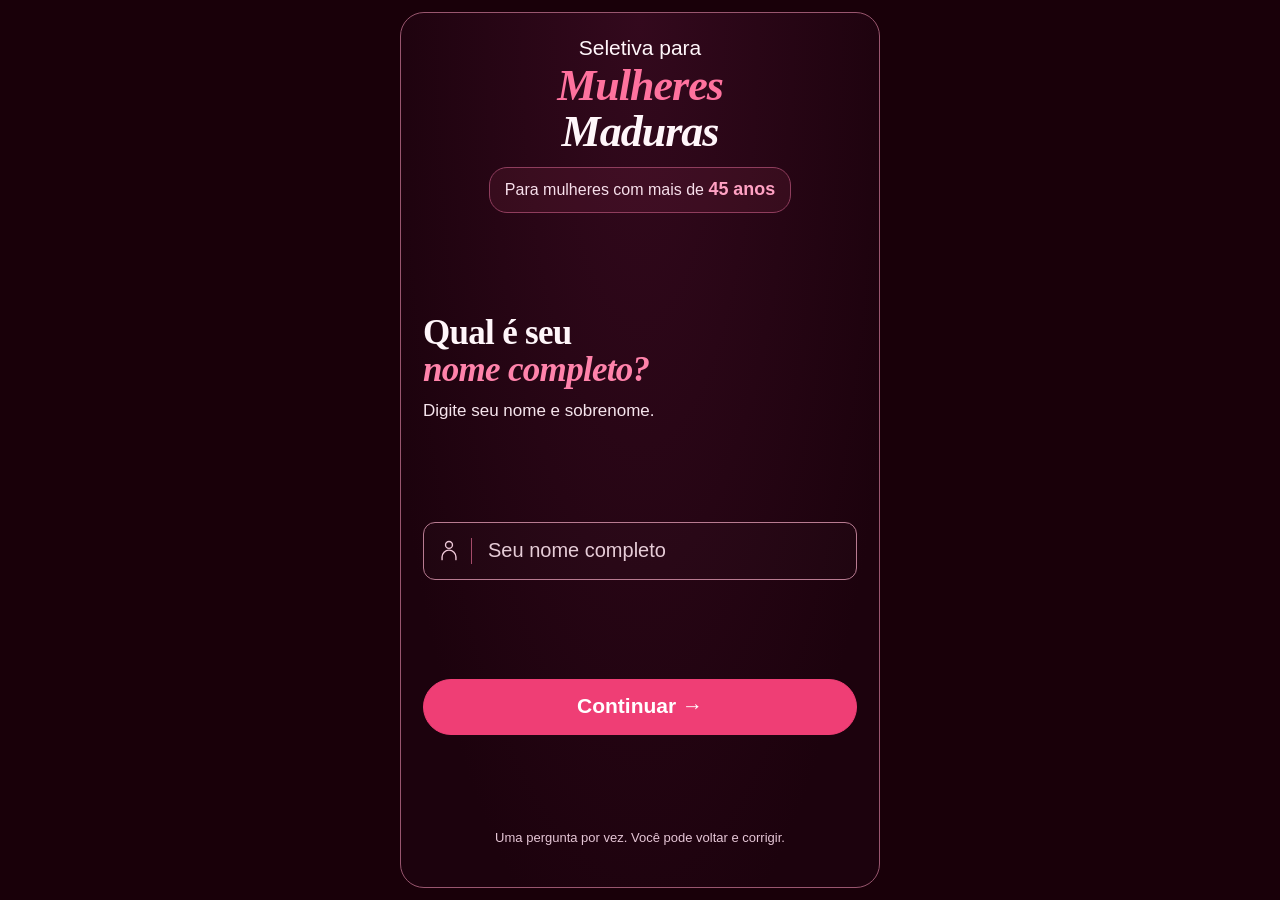
<file: index.html>
<!DOCTYPE html>
<html lang="pt-BR"><head><meta charset="UTF-8"><meta name="viewport" content="width=device-width,initial-scale=1"><meta name="description" content="Seletiva presencial em Piracicaba para mulheres acima de 45 anos que sonham em ser modelos. Inscreva-se respondendo a 4 perguntas simples."><title>Seletiva para mulheres maduras | Piracicaba</title>
<style>
*{box-sizing:border-box}html{height:100%;overflow:hidden}body{position:fixed;inset:0;margin:0;overflow:hidden;background:#190009;color:#fff6fa;font:18px/1.4 Arial,sans-serif}main{height:100vh;height:100svh;height:var(--app-height,100svh);padding:12px;padding-top:max(12px,env(safe-area-inset-top));padding-bottom:max(12px,env(safe-area-inset-bottom));display:flex;justify-content:center;overflow:hidden}.quiz-shell{display:flex;flex-direction:column;width:100%;max-width:480px;min-height:0;height:100%;padding:22px;background:radial-gradient(ellipse at 50% 0%,#33091d,#1c020d 80%);border:1px solid #99566f;border-radius:24px}.quiz-header{text-align:center;flex:none;padding-bottom:18px}.quiz-header h1{font-size:21px;line-height:1.2;font-weight:400;margin:0}.quiz-header h1 strong{display:block;font:italic 700 44px/1.04 Georgia,'Times New Roman',serif;margin-top:3px;letter-spacing:-1px}.quiz-header h1 em{display:block;color:#ff729e;font-style:inherit}.quiz-header h1 strong span{display:block}.audience{display:inline-block;font-size:16px;line-height:1.45;color:#f7dfeb;margin:12px 0 0;padding:9px 15px;border:1px solid #8f3d5d;border-radius:18px;background:#ff609014}.audience strong{color:#ffa1c3;font-size:1.12em;font-weight:800;white-space:nowrap}#content{display:flex;flex-direction:column;flex:1;min-height:0}.progress-text{display:flex;justify-content:space-between;font-size:14px;gap:8px;color:#eed9e3;flex:none}.track{height:5px;min-height:5px;background:#613045;border-radius:8px;margin:8px 0 22px;overflow:hidden}.fill{height:100%;background:#ff6090;border-radius:8px}form{display:flex;flex-direction:column;justify-content:space-evenly;gap:16px;flex:1;min-height:0;animation:question-in 160ms ease-out}h2{font:700 35px/1.06 Georgia,'Times New Roman',serif;letter-spacing:-.7px;margin:0 0 12px;flex:none}h2 em{font-style:italic;color:#ff83ab}.hint{font-size:17px;line-height:1.35;margin:0 0 18px;color:#f6e5ed;flex:none}#fields{flex:none}.input-wrap{position:relative}.input-icon{position:absolute;top:50%;left:15px;transform:translateY(-50%);padding-right:11px;border-right:1px solid #a64b6a;display:flex;align-items:center;pointer-events:none;color:#edc7d7}.input-icon svg{width:22px;height:26px}input{width:100%;min-width:0;min-height:58px;border:1.5px solid #b87b91;border-radius:12px;color:#fff9fb;background:#ffffff03;font:20px Arial,sans-serif;padding:15px 12px 15px 64px}input::placeholder{color:#e6ccd7;opacity:1}input:focus,button:focus-visible{outline:3px solid #ff8eb2;outline-offset:3px}input[aria-invalid=true]{border-color:#ff9fbb}button{font:700 21px/1.25 Arial,sans-serif;cursor:pointer;touch-action:manipulation;padding:12px 15px;min-height:56px;white-space:normal;overflow-wrap:break-word}button:disabled{opacity:.7;cursor:wait}.actions{display:flex;flex-direction:column;gap:7px;flex:none;margin-top:0;padding-top:0}.primary{background:#ef3e75;color:white;border:1px solid #ef3e75;border-radius:32px;width:100%;order:-1}.primary:hover,.choice-yes:hover{background:#d82d63}.back{align-self:center;min-height:40px;font-size:16px;background:transparent;border:0;color:#f1d3e0;padding:8px 20px}.choice{width:100%;display:block;border:1.5px solid #b87b91;border-radius:16px;margin:0 0 10px;background:transparent;color:#fff9fb;font-size:18px;min-height:56px}.choice-yes{background:#ef3e75;color:white;border-color:#ef3e75;font-size:20px;min-height:62px}.privacy{font-size:13px;line-height:1.3;color:#e9c9d9;margin:9px 0 0;flex:none}.reassure{flex:none;text-align:center;font-size:13px;line-height:1.35;color:#e6c6d6;margin:12px 0 0}.error{font-size:15px;line-height:1.25;color:#ffe7ef;background:#4c172c;border:1px solid #ff9fbb;border-radius:9px;padding:8px;margin:10px 0 0;flex:none}.error:empty{display:none}.success-icon{color:#ff83ab;font-size:42px;margin:15px 0}.quiz-shell[data-step="3"] h2{font-size:28px;line-height:1.15}.quiz-shell[data-step="3"] .hint{margin-bottom:14px}.quiz-shell[data-step="3"] .quiz-header{display:none}.quiz-shell[data-step="3"] .reassure{display:none}.quiz-shell[data-step="3"] .actions{padding-top:0;margin-top:0}.quiz-shell:not([data-step="0"]) .quiz-header{display:none}.has-error .reassure{display:none}.keyboard-open .quiz-header,.keyboard-open .reassure,.keyboard-open .hint,.keyboard-open .progress-text,.keyboard-open .track{display:none}.keyboard-open .quiz-shell{padding:14px}.keyboard-open h2{font-size:27px;margin-bottom:10px}.keyboard-open .actions{padding-top:10px;gap:3px}.keyboard-open input{min-height:48px;padding-top:11px;padding-bottom:11px}.keyboard-open .primary{min-height:48px;font-size:20px;padding:9px 12px}.keyboard-open .back{min-height:32px;padding:4px 15px}.keyboard-open .error{font-size:14px;margin-top:6px;padding:6px}.primary:active,.choice:active{background:#d82d63}@keyframes question-in{from{opacity:.4;transform:translateY(5px)}to{opacity:1;transform:translateY(0)}}@media(prefers-reduced-motion:reduce){form{animation:none}}@media(max-height:620px){main{padding:8px}.quiz-shell{padding:18px}.quiz-header{padding-bottom:12px}.quiz-header h1{font-size:18px}.quiz-header h1 strong{font-size:36px}.audience{margin-top:9px;padding:7px 12px;font-size:14px}.track{margin-bottom:16px}h2{font-size:32px}.hint{margin-bottom:14px;font-size:16px}.reassure{margin-top:8px}.actions{padding-top:13px}.quiz-shell[data-step="3"] h2{font-size:26px}}@media(max-width:350px){.quiz-shell{padding:17px}.quiz-header h1 strong{font-size:35px}.audience{font-size:14px}h2{font-size:31px}input{font-size:18px}.quiz-shell[data-step="3"] h2{font-size:25px}}
.question-block{flex:none}.question-block .hint{margin-bottom:0}.choice:last-child{margin-bottom:0}.has-error .hint{display:none}.keyboard-open form{justify-content:space-between;gap:6px}.keyboard-open .actions{padding-top:0}.reassure{padding-bottom:18px}@media(max-height:620px){form{gap:8px}.actions{padding-top:0}.reassure{padding-bottom:10px}}
</style></head><body>
<main><section class="quiz-shell" data-step="0" aria-label="Inscrição na seletiva"><header class="quiz-header"><h1>Seletiva para<strong><em>Mulheres</em><span>Maduras</span></strong></h1><p class="audience">Para mulheres com mais de <strong>45 anos</strong></p></header><div id="content"></div><p class="reassure">Uma pergunta por vez. Você pode voltar e corrigir.</p></section></main>
<script>
const META_PIXEL_ID = '1801282187897715';
const trackedSteps = new Set();
const completedSteps = new Set();
function trackCompletion(number){if(completedSteps.has(number))return;completedSteps.add(number);trackMeta('FormStepCompleted',{step:number});}
let formStarted = false;
function trackMeta(name,params={},eventId){
  if(!META_PIXEL_ID || typeof window.fbq !== 'function')return;
  try{window.fbq(name==='PageView'||name==='Lead'?'track':'trackCustom',name,{city:'Piracicaba',...params},eventId?{eventID:eventId}:undefined);}catch{}
}
function initMeta(){
  if(!META_PIXEL_ID)return;
  if(!window.fbq){const fbq=function(){fbq.callMethod?fbq.callMethod.apply(fbq,arguments):fbq.queue.push(arguments)};fbq.queue=[];fbq.loaded=true;fbq.version='2.0';fbq.push=fbq;window.fbq=fbq;window._fbq=fbq;
  const script=document.createElement('script');script.async=true;script.src='https://connect.facebook.net/en_US/fbevents.js';document.head.appendChild(script);}
  window.fbq('set','autoConfig',false,META_PIXEL_ID);
  window.fbq('init',META_PIXEL_ID);
  trackMeta('PageView');
}
initMeta();
const normalizeAge = function normalizeAge(value) {
  const match = String(value ?? '').trim().match(/^(\d{1,3})(?:\s*anos?)?$/i);
  return match ? Number(match[1]) : NaN;
};
function newRegistrationId(){if(window.crypto?.randomUUID)return window.crypto.randomUUID();const bytes=new Uint8Array(16);window.crypto.getRandomValues(bytes);bytes[6]=(bytes[6]&15)|64;bytes[8]=(bytes[8]&63)|128;const hex=Array.from(bytes,b=>b.toString(16).padStart(2,'0')).join('');return hex.slice(0,8)+'-'+hex.slice(8,12)+'-'+hex.slice(12,16)+'-'+hex.slice(16,20)+'-'+hex.slice(20);}
const registrationId=newRegistrationId();
const values={name:'',age:'',phone:'',attendance:null};let step=0,busy=false;const content=document.getElementById('content');
const questions=['Qual é seu nome completo?','Qual é sua idade?','Qual é seu celular com DDD?','Você consegue comparecer à seletiva presencial em Piracicaba?'];
const hints=['Digite seu nome e sobrenome.','Digite sua idade. Pode escrever 52 ou 52 anos.','Digite o DDD e o número do seu celular.','Toque na sua resposta para concluir a inscrição.'];
const questionMarkup=['Qual é seu<br><em>nome completo?</em>','Qual é sua<br><em>idade?</em>','Qual é seu<br><em>celular com DDD?</em>','Você consegue <em>ir à seletiva</em> em Piracicaba?'];
const fieldIcons=['<circle cx="12" cy="8" r="4"/><path d="M4 25v-3a8 8 0 0 1 16 0v3"/>','<rect x="3" y="6" width="18" height="20" rx="3"/><path d="M7 2v8M17 2v8M3 13h18M8 18h2M14 18h2"/>','<rect x="5" y="2" width="14" height="25" rx="3"/><path d="M10 23h4"/>'];
function save(){const field=document.getElementById('answer');if(step<3&&field) values[['name','age','phone'][step]]=field.value;}
function showError(message){document.body.classList.add('has-error');const el=document.getElementById('error');el.textContent=message;document.getElementById('answer')?.setAttribute('aria-invalid','true');}
function render(focus=false){document.body.classList.remove('has-error');document.querySelector('.quiz-shell').dataset.step=String(step);if(!trackedSteps.has(step)){trackedSteps.add(step);trackMeta('FormStepViewed',{step:step+1});}content.innerHTML='<form novalidate><div class="question-block"><h2 id="question" tabindex="-1">'+questionMarkup[step]+'</h2><p class="hint" id="hint">'+hints[step]+'</p></div><div id="fields"></div><p id="error" class="error" role="alert"></p><div class="actions">'+(step?'<button type="button" class="back">← Voltar</button>':'')+(step<3?'<button type="submit" class="primary">Continuar →</button>':'')+'</div>'+(step===3?'<p class="privacy">Ao responder, você conclui a inscrição e autoriza o uso dos seus dados para organizar a seletiva e entrar em contato.</p>':'')+'</form>';
const fields=document.getElementById('fields');if(step<3){const input=document.createElement('input');input.id='answer';input.setAttribute('aria-labelledby','question');input.setAttribute('aria-describedby','hint error');input.required=true;input.type='text';input.inputMode=step===2?'tel':'text';input.autocomplete=step===0?'name':step===2?'tel-national':'off';input.maxLength=step===0?150:step===1?30:16;input.placeholder=['Seu nome completo','Sua idade','(19) 99999-9999'][step];input.value=values[['name','age','phone'][step]];const wrap=document.createElement('div');wrap.className='input-wrap';const icon=document.createElement('span');icon.className='input-icon';icon.setAttribute('aria-hidden','true');icon.innerHTML='<svg viewBox="0 0 24 30" fill="none" stroke="currentColor" stroke-width="1.6" stroke-linecap="round" stroke-linejoin="round">'+fieldIcons[step]+'</svg>';wrap.append(icon,input);fields.append(wrap);input.addEventListener('input',()=>{if(!formStarted){formStarted=true;trackMeta('FormStarted');}if(step===2){let d=input.value.replace(/\D/g,'').slice(0,11);input.value=d.length>2?'('+d.slice(0,2)+') '+d.slice(2,7)+(d.length>7?'-'+d.slice(7):''):d;}save();});}else{fields.setAttribute('role','group');fields.setAttribute('aria-labelledby','question');for(const [value,text] of [[true,'Sim, consigo comparecer'],[false,'Não consigo comparecer']]){const button=document.createElement('button');button.type='button';button.className=value?'choice choice-yes':'choice choice-no';button.textContent=text;button.addEventListener('click',()=>{if(busy)return;values.attendance=value;submit({preventDefault(){}},button);});fields.append(button);}}
content.querySelector('.back')?.addEventListener('click',()=>{save();step--;render(true)});content.querySelector('form').addEventListener('submit',submit);if(focus)document.getElementById('question').focus({preventScroll:true});}
async function submit(event,selectedButton){event.preventDefault();if(busy)return;save();let error='';if(step===0&&(values.name.trim().split(/\s+/).length<2||!/^[\p{L}\p{M} '\-]+$/u.test(values.name.trim())))error='Digite seu nome completo, com nome e sobrenome.';if(step===1&&(!Number.isInteger(normalizeAge(values.age))||normalizeAge(values.age)<1||normalizeAge(values.age)>120))error='Digite sua idade. Pode escrever 52 ou 52 anos.';if(step===2&&!/^\d{2}9\d{8}$/.test(values.phone.replace(/\D/g,'')))error='Digite seu celular com DDD: 2 números do DDD e 9 do celular.';if(step===3&&values.attendance===null)error='Escolha Sim ou Não para continuar.';if(error){showError(error);return;}if(step<3){trackCompletion(step+1);step++;render(true);return;}busy=true;content.querySelectorAll('button,input').forEach(el=>el.disabled=true);const btn=selectedButton||content.querySelector('.choice-yes');const originalText=btn.textContent;btn.textContent='Enviando sua inscrição…';try{const response=await fetch('/api/inscricao',{method:'POST',headers:{'Content-Type':'application/json'},body:JSON.stringify({...values,registrationId})});const result=await response.json();if(!response.ok)throw Error(result.error||'Não foi possível concluir. Tente novamente.');trackCompletion(4);trackMeta('Lead',{},result.eventId);content.innerHTML='<div class="success-icon" aria-hidden="true">✓</div><h2 tabindex="-1">Inscrição concluída!</h2><p>Suas respostas foram recebidas.</p><p>Obrigada por se inscrever na seletiva em Piracicaba.</p><p class="hint">Você já pode fechar esta página.</p>';content.querySelector('h2').focus();document.querySelector('.reassure').hidden=true;Object.keys(values).forEach(key=>values[key]=null);}catch(e){showError(e instanceof TypeError?'Não conseguimos conectar. Confira sua internet e toque na resposta para tentar novamente. Suas respostas continuam aqui.':(e.message||'Confira sua conexão e tente novamente.'));content.querySelectorAll('button,input').forEach(el=>el.disabled=false);btn.textContent=originalText;}finally{busy=false;}}
const initialViewportHeight=window.innerHeight;
function fitViewport(){const height=window.visualViewport?window.visualViewport.height:window.innerHeight;document.documentElement.style.setProperty('--app-height',height+'px');document.body.classList.toggle('keyboard-open',document.activeElement?.tagName==='INPUT'&&height<initialViewportHeight-100);}
window.visualViewport?.addEventListener('resize',fitViewport);window.addEventListener('resize',fitViewport);document.addEventListener('focusin',fitViewport);document.addEventListener('focusout',()=>setTimeout(fitViewport,0));
fitViewport();render();
</script></body></html>
</file>
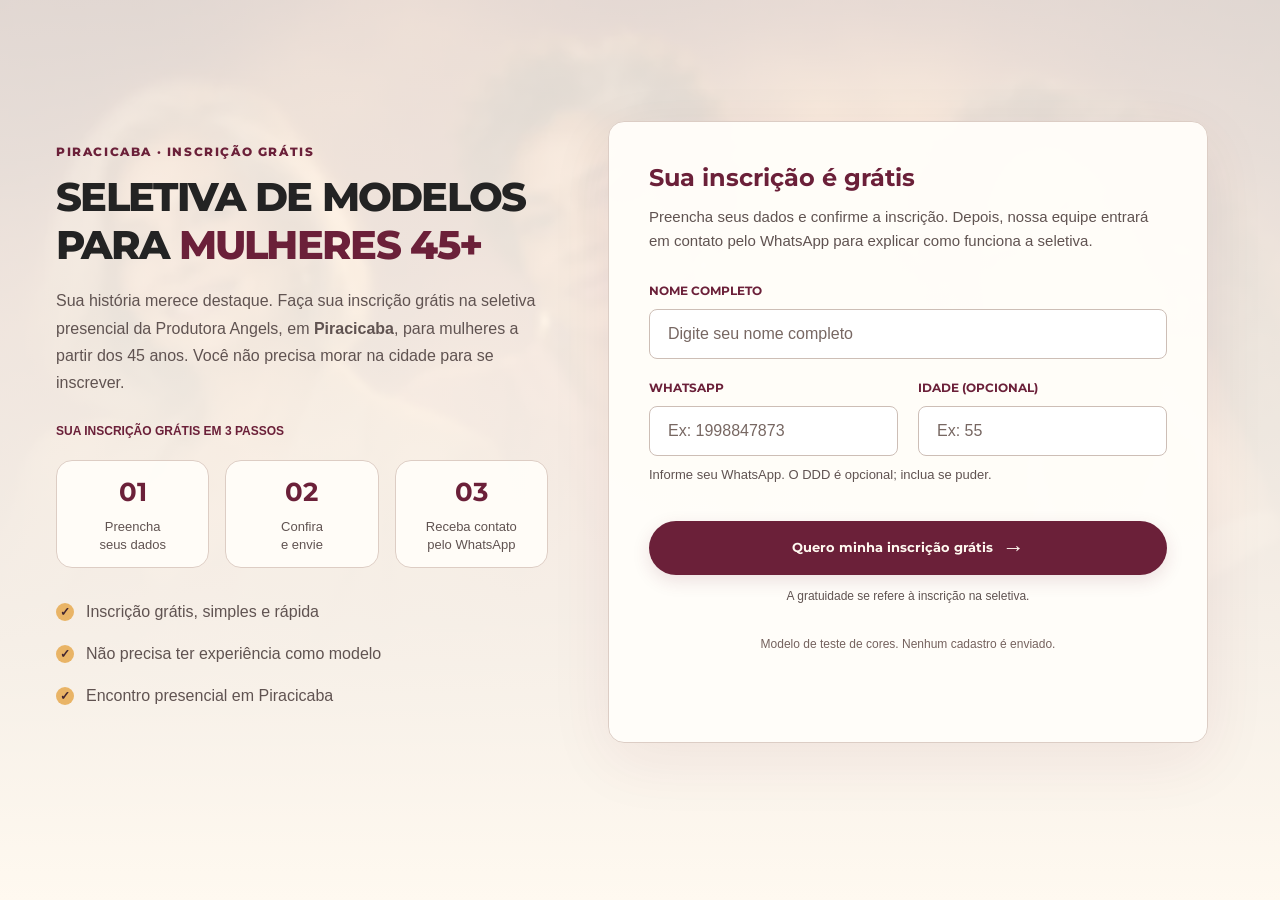
<file: paleta-a/index.html>
<!doctype html>
<html lang="pt-BR">
<head>
  <meta charset="UTF-8">
  <meta name="viewport" content="width=device-width, initial-scale=1">
  <link rel="preload" href="/fonts/montserrat-latin-700-normal.woff2" as="font" type="font/woff2" crossorigin>
  <meta name="description" content="Seletiva presencial da Produtora Angels em Piracicaba para mulheres a partir dos 45 anos. Faça sua inscrição grátis e receba as orientações da equipe pelo WhatsApp.">
  <title>Paleta A — Prévia da landing page</title>
  <meta name="robots" content="noindex, nofollow">
  <link rel="stylesheet" href="../styles.css">
  <link rel="stylesheet" href="theme.css">
  <script src="preview.js" defer></script>
  <script src="../audio-instructions.js" defer></script>
</head>
<body>
  <main class="layout" id="registration-page">
    <section class="card" aria-labelledby="form-title">
      <h2 id="form-title" class="form-heading">Sua inscrição é grátis</h2>
      <p class="form-context">Mulheres 45+ · Presencial em Piracicaba</p>
      <p class="form-description">Preencha seus dados e confirme a inscrição. Depois, nossa equipe entrará em contato pelo WhatsApp para explicar como funciona a seletiva.</p>
      <form id="lead-form">
        <label for="name">NOME COMPLETO</label>
        <input id="name" name="nome" autocomplete="name" placeholder="Digite seu nome completo" minlength="3" maxlength="150" required>
        <div class="fields">
          <div><label for="phone">WHATSAPP</label><input id="phone" name="telefone" type="tel" inputmode="tel" autocomplete="tel" maxlength="30" placeholder="Ex: 1998847873" aria-describedby="phone-help" required></div>
          <div><label for="age" id="age-label">IDADE (OPCIONAL)</label><input id="age" name="idade" type="number" inputmode="numeric" min="1" max="120" step="1" placeholder="Ex: 55"></div>
        </div>
        <p id="phone-help" class="hint">Informe seu WhatsApp. O DDD é opcional; inclua se puder.</p>
        <button type="submit" class="primary registration-cta">Quero minha inscrição grátis <span aria-hidden="true">→</span></button>
        <p class="free-note">A gratuidade se refere à inscrição na seletiva.</p>
        <audio id="instruction-audio" hidden preload="none" aria-label="Instruções para fazer sua inscrição" src="../assets/instrucoes-inscricao.mp3"></audio>
        <p id="audio-status" class="hint" role="status" aria-live="polite"></p>
        <p id="form-status" class="status" role="status" aria-live="polite"></p>
      </form>
      <p class="footnote">Modelo de teste de cores. Nenhum cadastro é enviado.</p>
    </section>
    <section class="intro" aria-labelledby="title">
      <p class="eyebrow">PIRACICABA · INSCRIÇÃO GRÁTIS</p>
      <h1 id="title">Seletiva de modelos<br>para <span>mulheres 45+</span></h1>
      <p class="description">Sua história merece destaque. Faça sua inscrição grátis na seletiva presencial da Produtora Angels, em <strong>Piracicaba</strong>, para mulheres a partir dos 45 anos. Você não precisa morar na cidade para se inscrever.</p>
      <div class="deadline" id="campaign-countdown" aria-label="Prazo de inscrições" hidden>
        <p class="deadline-label" id="countdown-label">AS VAGAS ENCERRAM EM:</p>
        <div class="countdown" aria-hidden="true">
          <div><strong id="countdown-hours">00</strong><span>HORAS</span></div>
          <div><strong id="countdown-minutes">00</strong><span>MIN</span></div>
          <div><strong id="countdown-seconds">00</strong><span>SEG</span></div>
        </div>
      </div>
      <div id="registration-steps" class="registration-steps" aria-labelledby="steps-title">
        <p id="steps-title" class="deadline-label">SUA INSCRIÇÃO GRÁTIS EM 3 PASSOS</p>
        <ol>
          <li><strong>01</strong><span>Preencha<br>seus dados</span></li>
          <li><strong>02</strong><span>Confira<br>e envie</span></li>
          <li><strong>03</strong><span>Receba contato<br>pelo WhatsApp</span></li>
        </ol>
      </div>
      <ul class="benefits">
        <li><span aria-hidden="true">✓</span> Inscrição grátis, simples e rápida</li>
        <li><span aria-hidden="true">✓</span> Não precisa ter experiência como modelo</li>
        <li><span aria-hidden="true">✓</span> Encontro presencial em Piracicaba</li>
      </ul>
    </section>
  </main>
  <dialog id="confirmation" aria-labelledby="confirmation-title" aria-describedby="confirmation-description">
    <div class="dialog-content">
      <p class="eyebrow">SEU PRÓXIMO PASSO</p>
      <h2 id="confirmation-title">Vamos confirmar sua inscrição grátis?</h2>
      <p id="confirmation-description" class="subtext">Prévia da confirmação dos dados. Nenhum dado será enviado neste modelo de teste.</p>
      <dl><dt>Nome completo</dt><dd id="review-name"></dd><dt>Idade</dt><dd id="review-age"></dd><dt>WhatsApp</dt><dd id="review-phone"></dd></dl>
      <p id="submit-status" class="status" role="status" aria-live="polite"></p>
      <button id="confirm-submit" class="primary" type="button">CONCLUIR TESTE <span aria-hidden="true">→</span></button>
      <button id="edit-data" class="secondary" type="button">Voltar e editar</button>
    </div>
  </dialog>
</body>
</html>
</file>
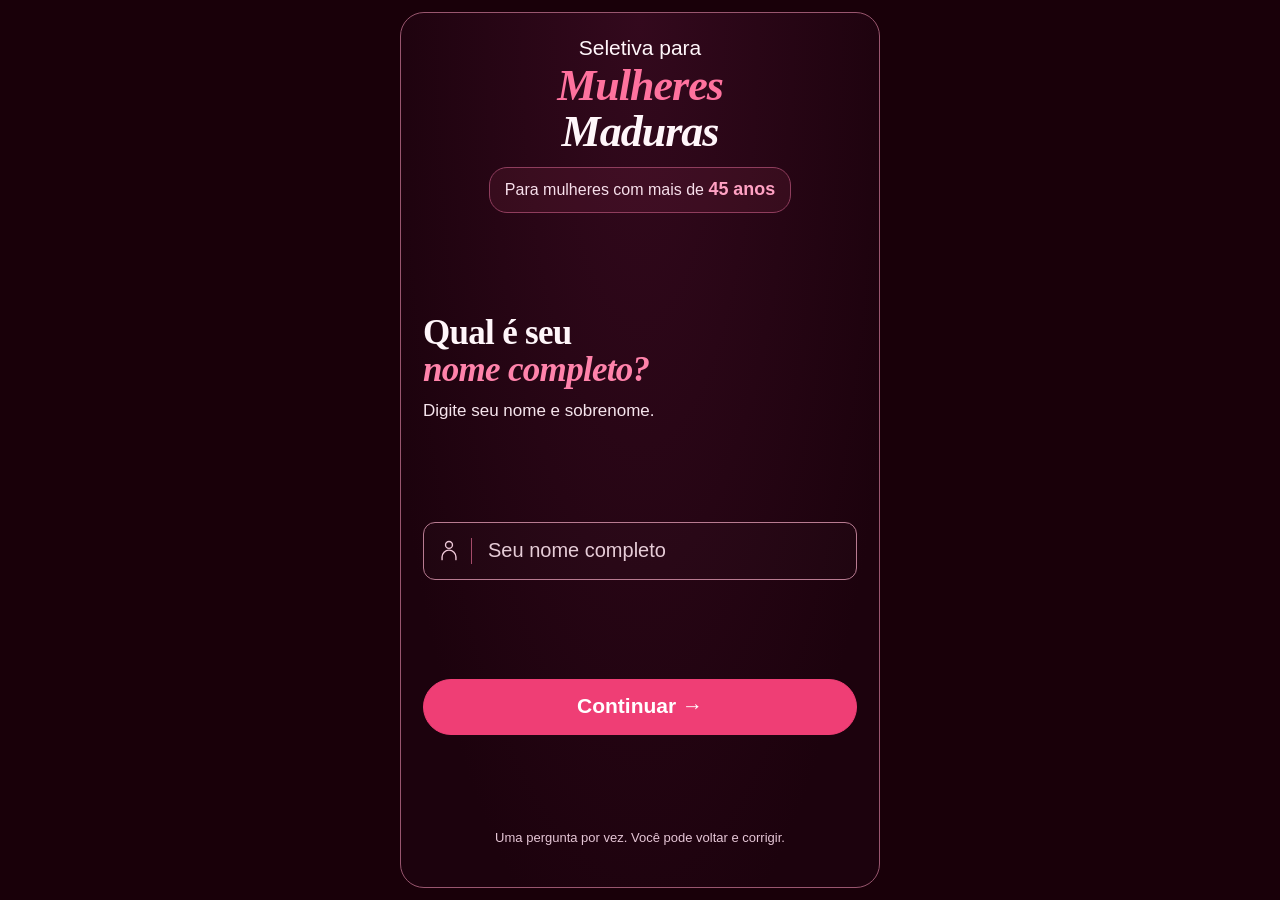
<file: tela-unica/index.html>
<!DOCTYPE html>
<html lang="pt-BR"><head><meta charset="UTF-8"><meta name="viewport" content="width=device-width,initial-scale=1"><meta name="description" content="Seletiva presencial em Piracicaba para mulheres acima de 45 anos que sonham em ser modelos. Inscreva-se respondendo a 4 perguntas simples."><title>Inscrição em tela única | Seletiva de mulheres maduras</title>
<style>
*{box-sizing:border-box}html{height:100%;overflow:hidden}body{position:fixed;inset:0;margin:0;overflow:hidden;background:#190009;color:#fff6fa;font:18px/1.4 Arial,sans-serif}main{height:100vh;height:100svh;height:var(--app-height,100svh);padding:12px;padding-top:max(12px,env(safe-area-inset-top));padding-bottom:max(12px,env(safe-area-inset-bottom));display:flex;justify-content:center;overflow:hidden}.quiz-shell{display:flex;flex-direction:column;width:100%;max-width:480px;min-height:0;height:100%;padding:22px;background:radial-gradient(ellipse at 50% 0%,#33091d,#1c020d 80%);border:1px solid #99566f;border-radius:24px}.quiz-header{text-align:center;flex:none;padding-bottom:18px}.quiz-header h1{font-size:21px;line-height:1.2;font-weight:400;margin:0}.quiz-header h1 strong{display:block;font:italic 700 44px/1.04 Georgia,'Times New Roman',serif;margin-top:3px;letter-spacing:-1px}.quiz-header h1 em{display:block;color:#ff729e;font-style:inherit}.quiz-header h1 strong span{display:block}.audience{display:inline-block;font-size:16px;line-height:1.45;color:#f7dfeb;margin:12px 0 0;padding:9px 15px;border:1px solid #8f3d5d;border-radius:18px;background:#ff609014}.audience strong{color:#ffa1c3;font-size:1.12em;font-weight:800;white-space:nowrap}#content{display:flex;flex-direction:column;flex:1;min-height:0}.progress-text{display:flex;justify-content:space-between;font-size:14px;gap:8px;color:#eed9e3;flex:none}.track{height:5px;min-height:5px;background:#613045;border-radius:8px;margin:8px 0 22px;overflow:hidden}.fill{height:100%;background:#ff6090;border-radius:8px}form{display:flex;flex-direction:column;justify-content:space-evenly;gap:16px;flex:1;min-height:0;animation:question-in 160ms ease-out}h2{font:700 35px/1.06 Georgia,'Times New Roman',serif;letter-spacing:-.7px;margin:0 0 12px;flex:none}h2 em{font-style:italic;color:#ff83ab}.hint{font-size:17px;line-height:1.35;margin:0 0 18px;color:#f6e5ed;flex:none}#fields{flex:none}.input-wrap{position:relative}.input-icon{position:absolute;top:50%;left:15px;transform:translateY(-50%);padding-right:11px;border-right:1px solid #a64b6a;display:flex;align-items:center;pointer-events:none;color:#edc7d7}.input-icon svg{width:22px;height:26px}input{width:100%;min-width:0;min-height:58px;border:1.5px solid #b87b91;border-radius:12px;color:#fff9fb;background:#ffffff03;font:20px Arial,sans-serif;padding:15px 12px 15px 64px}input::placeholder{color:#e6ccd7;opacity:1}input:focus,button:focus-visible{outline:3px solid #ff8eb2;outline-offset:3px}input[aria-invalid=true]{border-color:#ff9fbb}button{font:700 21px/1.25 Arial,sans-serif;cursor:pointer;touch-action:manipulation;padding:12px 15px;min-height:56px;white-space:normal;overflow-wrap:break-word}button:disabled{opacity:.7;cursor:wait}.actions{display:flex;flex-direction:column;gap:7px;flex:none;margin-top:0;padding-top:0}.primary{background:#ef3e75;color:white;border:1px solid #ef3e75;border-radius:32px;width:100%;order:-1}.primary:hover,.choice-yes:hover{background:#d82d63}.back{align-self:center;min-height:40px;font-size:16px;background:transparent;border:0;color:#f1d3e0;padding:8px 20px}.choice{width:100%;display:block;border:1.5px solid #b87b91;border-radius:16px;margin:0 0 10px;background:transparent;color:#fff9fb;font-size:18px;min-height:56px}.choice-yes{background:#ef3e75;color:white;border-color:#ef3e75;font-size:20px;min-height:62px}.privacy{font-size:13px;line-height:1.3;color:#e9c9d9;margin:9px 0 0;flex:none}.reassure{flex:none;text-align:center;font-size:13px;line-height:1.35;color:#e6c6d6;margin:12px 0 0}.error{font-size:15px;line-height:1.25;color:#ffe7ef;background:#4c172c;border:1px solid #ff9fbb;border-radius:9px;padding:8px;margin:10px 0 0;flex:none}.error:empty{display:none}.success-icon{color:#ff83ab;font-size:42px;margin:15px 0}.quiz-shell[data-step="3"] h2{font-size:28px;line-height:1.15}.quiz-shell[data-step="3"] .hint{margin-bottom:14px}.quiz-shell[data-step="3"] .quiz-header{display:none}.quiz-shell[data-step="3"] .reassure{display:none}.quiz-shell[data-step="3"] .actions{padding-top:0;margin-top:0}.quiz-shell:not([data-step="0"]) .quiz-header{display:none}.has-error .reassure{display:none}.keyboard-open .quiz-header,.keyboard-open .reassure,.keyboard-open .hint,.keyboard-open .progress-text,.keyboard-open .track{display:none}.keyboard-open .quiz-shell{padding:14px}.keyboard-open h2{font-size:27px;margin-bottom:10px}.keyboard-open .actions{padding-top:10px;gap:3px}.keyboard-open input{min-height:48px;padding-top:11px;padding-bottom:11px}.keyboard-open .primary{min-height:48px;font-size:20px;padding:9px 12px}.keyboard-open .back{min-height:32px;padding:4px 15px}.keyboard-open .error{font-size:14px;margin-top:6px;padding:6px}.primary:active,.choice:active{background:#d82d63}@keyframes question-in{from{opacity:.4;transform:translateY(5px)}to{opacity:1;transform:translateY(0)}}@media(prefers-reduced-motion:reduce){form{animation:none}}@media(max-height:620px){main{padding:8px}.quiz-shell{padding:18px}.quiz-header{padding-bottom:12px}.quiz-header h1{font-size:18px}.quiz-header h1 strong{font-size:36px}.audience{margin-top:9px;padding:7px 12px;font-size:14px}.track{margin-bottom:16px}h2{font-size:32px}.hint{margin-bottom:14px;font-size:16px}.reassure{margin-top:8px}.actions{padding-top:13px}.quiz-shell[data-step="3"] h2{font-size:26px}}@media(max-width:350px){.quiz-shell{padding:17px}.quiz-header h1 strong{font-size:35px}.audience{font-size:14px}h2{font-size:31px}input{font-size:18px}.quiz-shell[data-step="3"] h2{font-size:25px}}
.question-block{flex:none}.question-block .hint{margin-bottom:0}.choice:last-child{margin-bottom:0}.has-error .hint{display:none}.keyboard-open form{justify-content:space-between;gap:6px}.keyboard-open .actions{padding-top:0}.reassure{padding-bottom:18px}@media(max-height:620px){form{gap:8px}.actions{padding-top:0}.reassure{padding-bottom:10px}}
</style></head><body>
<main><section class="quiz-shell" data-step="0" aria-label="Inscrição na seletiva"><header class="quiz-header"><h1>Seletiva para<strong><em>Mulheres</em><span>Maduras</span></strong></h1><p class="audience">Para mulheres com mais de <strong>45 anos</strong></p></header><div id="content"></div><p class="reassure">Uma pergunta por vez. Você pode voltar e corrigir.</p></section></main>
<script>
const META_PIXEL_ID = '1801282187897715';
const trackedSteps = new Set();
const completedSteps = new Set();
function trackCompletion(number){if(completedSteps.has(number))return;completedSteps.add(number);trackMeta('FormStepCompleted',{step:number});}
let formStarted = false;
function trackMeta(name,params={},eventId){
  if(!META_PIXEL_ID || typeof window.fbq !== 'function')return;
  try{window.fbq(name==='PageView'||name==='Lead'?'track':'trackCustom',name,{city:'Piracicaba',...params},eventId?{eventID:eventId}:undefined);}catch{}
}
function initMeta(){
  if(!META_PIXEL_ID)return;
  if(!window.fbq){const fbq=function(){fbq.callMethod?fbq.callMethod.apply(fbq,arguments):fbq.queue.push(arguments)};fbq.queue=[];fbq.loaded=true;fbq.version='2.0';fbq.push=fbq;window.fbq=fbq;window._fbq=fbq;
  const script=document.createElement('script');script.async=true;script.src='https://connect.facebook.net/en_US/fbevents.js';document.head.appendChild(script);}
  window.fbq('set','autoConfig',false,META_PIXEL_ID);
  window.fbq('init',META_PIXEL_ID);
  trackMeta('PageView');
}
initMeta();
const normalizeAge = function normalizeAge(value) {
  const match = String(value ?? '').trim().match(/^(\d{1,3})(?:\s*anos?)?$/i);
  return match ? Number(match[1]) : NaN;
};
function newRegistrationId(){if(window.crypto?.randomUUID)return window.crypto.randomUUID();const bytes=new Uint8Array(16);window.crypto.getRandomValues(bytes);bytes[6]=(bytes[6]&15)|64;bytes[8]=(bytes[8]&63)|128;const hex=Array.from(bytes,b=>b.toString(16).padStart(2,'0')).join('');return hex.slice(0,8)+'-'+hex.slice(8,12)+'-'+hex.slice(12,16)+'-'+hex.slice(16,20)+'-'+hex.slice(20);}
const registrationId=newRegistrationId();
const values={name:'',age:'',phone:'',attendance:null};let step=0,busy=false;const content=document.getElementById('content');
const questions=['Qual é seu nome completo?','Qual é sua idade?','Qual é seu celular com DDD?','Você consegue comparecer à seletiva presencial em Piracicaba?'];
const hints=['Digite seu nome e sobrenome.','Digite sua idade. Pode escrever 52 ou 52 anos.','Digite o DDD e o número do seu celular.','Toque na sua resposta para concluir a inscrição.'];
const questionMarkup=['Qual é seu<br><em>nome completo?</em>','Qual é sua<br><em>idade?</em>','Qual é seu<br><em>celular com DDD?</em>','Você consegue <em>ir à seletiva</em> em Piracicaba?'];
const fieldIcons=['<circle cx="12" cy="8" r="4"/><path d="M4 25v-3a8 8 0 0 1 16 0v3"/>','<rect x="3" y="6" width="18" height="20" rx="3"/><path d="M7 2v8M17 2v8M3 13h18M8 18h2M14 18h2"/>','<rect x="5" y="2" width="14" height="25" rx="3"/><path d="M10 23h4"/>'];
function save(){const field=document.getElementById('answer');if(step<3&&field) values[['name','age','phone'][step]]=field.value;}
function showError(message){document.body.classList.add('has-error');const el=document.getElementById('error');el.textContent=message;document.getElementById('answer')?.setAttribute('aria-invalid','true');}
function render(focus=false){document.body.classList.remove('has-error');document.querySelector('.quiz-shell').dataset.step=String(step);if(!trackedSteps.has(step)){trackedSteps.add(step);trackMeta('FormStepViewed',{step:step+1});}content.innerHTML='<form novalidate><div class="question-block"><h2 id="question" tabindex="-1">'+questionMarkup[step]+'</h2><p class="hint" id="hint">'+hints[step]+'</p></div><div id="fields"></div><p id="error" class="error" role="alert"></p><div class="actions">'+(step?'<button type="button" class="back">← Voltar</button>':'')+(step<3?'<button type="submit" class="primary">Continuar →</button>':'')+'</div>'+(step===3?'<p class="privacy">Ao responder, você conclui a inscrição e autoriza o uso dos seus dados para organizar a seletiva e entrar em contato.</p>':'')+'</form>';
const fields=document.getElementById('fields');if(step<3){const input=document.createElement('input');input.id='answer';input.setAttribute('aria-labelledby','question');input.setAttribute('aria-describedby','hint error');input.required=true;input.type='text';input.inputMode=step===2?'tel':'text';input.autocomplete=step===0?'name':step===2?'tel-national':'off';input.maxLength=step===0?150:step===1?30:16;input.placeholder=['Seu nome completo','Sua idade','(19) 99999-9999'][step];input.value=values[['name','age','phone'][step]];const wrap=document.createElement('div');wrap.className='input-wrap';const icon=document.createElement('span');icon.className='input-icon';icon.setAttribute('aria-hidden','true');icon.innerHTML='<svg viewBox="0 0 24 30" fill="none" stroke="currentColor" stroke-width="1.6" stroke-linecap="round" stroke-linejoin="round">'+fieldIcons[step]+'</svg>';wrap.append(icon,input);fields.append(wrap);input.addEventListener('input',()=>{if(!formStarted){formStarted=true;trackMeta('FormStarted');}if(step===2){let d=input.value.replace(/\D/g,'').slice(0,11);input.value=d.length>2?'('+d.slice(0,2)+') '+d.slice(2,7)+(d.length>7?'-'+d.slice(7):''):d;}save();});}else{fields.setAttribute('role','group');fields.setAttribute('aria-labelledby','question');for(const [value,text] of [[true,'Sim, consigo comparecer'],[false,'Não consigo comparecer']]){const button=document.createElement('button');button.type='button';button.className=value?'choice choice-yes':'choice choice-no';button.textContent=text;button.addEventListener('click',()=>{if(busy)return;values.attendance=value;submit({preventDefault(){}},button);});fields.append(button);}}
content.querySelector('.back')?.addEventListener('click',()=>{save();step--;render(true)});content.querySelector('form').addEventListener('submit',submit);if(focus)document.getElementById('question').focus({preventScroll:true});}
async function submit(event,selectedButton){event.preventDefault();if(busy)return;save();let error='';if(step===0&&(values.name.trim().split(/\s+/).length<2||!/^[\p{L}\p{M} '\-]+$/u.test(values.name.trim())))error='Digite seu nome completo, com nome e sobrenome.';if(step===1&&(!Number.isInteger(normalizeAge(values.age))||normalizeAge(values.age)<1||normalizeAge(values.age)>120))error='Digite sua idade. Pode escrever 52 ou 52 anos.';if(step===2&&!/^\d{2}9\d{8}$/.test(values.phone.replace(/\D/g,'')))error='Digite seu celular com DDD: 2 números do DDD e 9 do celular.';if(step===3&&values.attendance===null)error='Escolha Sim ou Não para continuar.';if(error){showError(error);return;}if(step<3){trackCompletion(step+1);step++;render(true);return;}busy=true;content.querySelectorAll('button,input').forEach(el=>el.disabled=true);const btn=selectedButton||content.querySelector('.choice-yes');const originalText=btn.textContent;btn.textContent='Enviando sua inscrição…';try{const response=await fetch('/api/inscricao',{method:'POST',headers:{'Content-Type':'application/json'},body:JSON.stringify({...values,registrationId})});const result=await response.json();if(!response.ok)throw Error(result.error||'Não foi possível concluir. Tente novamente.');trackCompletion(4);trackMeta('Lead',{},result.eventId);content.innerHTML='<div class="success-icon" aria-hidden="true">✓</div><h2 tabindex="-1">Inscrição concluída!</h2><p>Suas respostas foram recebidas.</p><p>Obrigada por se inscrever na seletiva em Piracicaba.</p><p class="hint">Você já pode fechar esta página.</p>';content.querySelector('h2').focus();document.querySelector('.reassure').hidden=true;Object.keys(values).forEach(key=>values[key]=null);}catch(e){showError(e instanceof TypeError?'Não conseguimos conectar. Confira sua internet e toque na resposta para tentar novamente. Suas respostas continuam aqui.':(e.message||'Confira sua conexão e tente novamente.'));content.querySelectorAll('button,input').forEach(el=>el.disabled=false);btn.textContent=originalText;}finally{busy=false;}}
const initialViewportHeight=window.innerHeight;
function fitViewport(){const height=window.visualViewport?window.visualViewport.height:window.innerHeight;document.documentElement.style.setProperty('--app-height',height+'px');document.body.classList.toggle('keyboard-open',document.activeElement?.tagName==='INPUT'&&height<initialViewportHeight-100);}
window.visualViewport?.addEventListener('resize',fitViewport);window.addEventListener('resize',fitViewport);document.addEventListener('focusin',fitViewport);document.addEventListener('focusout',()=>setTimeout(fitViewport,0));
fitViewport();render();
</script></body></html>
</file>
<file: styles.css>
@font-face { font-family:Montserrat; src:url("fonts/montserrat-latin-800-normal.woff2") format("woff2"); font-style:normal; font-weight:800 900; font-display:swap; }
@font-face { font-family:Montserrat; src:url("fonts/montserrat-latin-700-normal.woff2") format("woff2"); font-style:normal; font-weight:700; font-display:swap; }
:root {
  --background:#130e14; --surface:#211921; --text:#fff8f1; --muted:#d2c7ce;
  --accent:#e9cba7; --accent-light:#f5e3ca; --accent-text:#241824;
  --cta:#4ade80; --cta-light:#a7f3b8; --cta-text:#062410;
  --border:#574452; --focus:#f5e3ca; --radius:16px;
}
* { box-sizing:border-box; }
body { margin:0; background:var(--background); color:var(--text); font-family:Arial,Helvetica,sans-serif; line-height:1.5; }
body::before {
  content:"";
  position:fixed;
  inset:0;
  pointer-events:none;
  background-color:var(--background);
  background-image:
    linear-gradient(180deg,rgba(19,14,20,.2) 0%,rgba(19,14,20,.45) 55%,var(--background) 100%),
    linear-gradient(90deg,rgba(19,14,20,.58) 0%,rgba(19,14,20,.22) 48%,rgba(19,14,20,.4) 100%),
    url("assets/mulheres-45plus-fundo.fdf87ce01a.webp");
  background-size:cover;
  background-position:center top;
  background-repeat:no-repeat;
}

button,input { font:inherit; }
button { cursor:pointer; }
button:disabled { cursor:wait; opacity:.65; }
.layout { position:relative; max-width:1168px; min-height:calc(100svh - 28px); margin:auto; padding:27px 0 36px; display:grid; grid-template-columns:minmax(0,492px) minmax(0,600px); gap:60px; align-items:center; }
.intro { padding-bottom:12px; }
.eyebrow { font-family:Montserrat,Arial,sans-serif; font-size:12px; font-weight:800; letter-spacing:1.6px; margin:0 0 12px; color:var(--accent); }
h1 { font-family:Montserrat,Arial,sans-serif; font-size:40px; font-weight:800; line-height:1.2; letter-spacing:-1.7px; margin:0 0 18px; text-transform:uppercase; }
h1 span { color:var(--accent); }
.description { font-size:16px; color:var(--muted); line-height:1.7; margin:0; }
.deadline { margin-top:26px; }
.deadline-label { color:var(--accent); font-size:12px; font-weight:800; margin:0 0 30px; }
.countdown { display:grid; grid-template-columns:repeat(3,1fr); gap:16px; }
.countdown > div { height:88px; background:var(--surface); border:1px solid var(--border); border-radius:16px; display:flex; flex-direction:column; align-items:center; justify-content:center; }
.countdown strong { font-family:Montserrat,Arial,sans-serif; font-size:32px; font-weight:800; line-height:1.1; color:var(--accent); }
.countdown span { font-size:11px; color:var(--muted); margin-top:3px; }
.benefits { list-style:none; padding:0; margin:32px 0 0; display:grid; gap:18px; color:var(--muted); font-size:16px; }
.benefits li { display:flex; gap:12px; align-items:center; }
.benefits span { display:grid; place-items:center; background:var(--accent); color:var(--accent-text); border-radius:50%; width:18px; height:18px; flex-shrink:0; font-size:12px; font-weight:bold; }
.card { min-height:622px; padding:40px; background:linear-gradient(125deg,var(--surface) 60%,#2a2027); border:1px solid var(--border); border-radius:var(--radius); display:flex; flex-direction:column; justify-content:flex-start; }
.form-heading { color:var(--accent); font-family:Montserrat,Arial,sans-serif; font-size:24px; font-weight:700; line-height:1.3; margin:0 0 12px; }
h2 { font-size:28px; line-height:1.2; margin:0 0 12px; }
.subtext { color:var(--muted); font-size:14px; margin:0 0 28px; }
label:not(.check) { display:block; color:var(--accent); font-family:Montserrat,Arial,sans-serif; font-size:12px; font-weight:700; margin-bottom:9px; }
input:not([type=checkbox]) { width:100%; height:50px; padding:12px 18px; border:1px solid var(--border); background:#171217; border-radius:8px; color:var(--text); color-scheme:dark; }
input::placeholder { color:#a99aa5; opacity:1; }
input:focus-visible,button:focus-visible { outline:2px solid var(--focus); outline-offset:3px; }
.fields { display:grid; grid-template-columns:1fr 1fr; gap:20px; margin-top:20px; }
.hint { font-size:13px; color:var(--muted); margin:9px 0 0; }
.registration-cta { margin-top:36px; }
[hidden] { display:none !important; }
.unavailable-screen { position:relative; min-height:calc(100svh - 50px); display:grid; place-items:center; padding:32px 22px; }
.unavailable-card { width:100%; max-width:540px; padding:36px; border:1px solid var(--border); border-radius:var(--radius); background:var(--surface); }
.unavailable-card h2 { line-height:1.3; }
.unavailable-card .subtext { font-size:16px; line-height:1.7; margin-top:20px; }
.instagram-link { text-decoration:none; text-align:center; }
@media(max-width:420px) { .unavailable-card { padding:26px; } .unavailable-card h2 { font-size:24px; } }
.attendance-actions { display:grid; grid-template-columns:repeat(2,minmax(0,1fr)); gap:12px; align-items:center; }
.city-highlight { display:inline-block; color:var(--accent); background:rgba(233,203,167,.14); border-radius:6px; padding:2px 6px; margin:3px 0; font-weight:800; text-transform:uppercase; }
.attendance-choice { width:100%; min-height:48px; padding:12px 18px; border:1px solid; border-radius:12px; font-size:15px; font-weight:700; transition:background-color .2s; }
#attendance-yes { color:#a7efbf; background:#20372b; border-color:#426c50; }
#attendance-yes:hover { background:#2b4838; }
#attendance-no { color:#ffbaba; background:#3a242b; border-color:#79505a; }
#attendance-no:hover { background:#4c3038; }
@media(max-width:800px) { .registration-cta { margin-top:28px; } }
@media(prefers-reduced-motion:reduce) { .attendance-choice { transition:none; } }
.check { display:flex; gap:10px; align-items:flex-start; font-size:14px; color:var(--muted); margin:72px 0 22px; }
.check input { accent-color:var(--accent); width:18px; height:18px; flex-shrink:0; margin:1px 0; }
.primary { background:linear-gradient(105deg,#22c55e,var(--cta) 55%,var(--cta-light)); color:var(--cta-text); border:0; border-radius:999px; padding:16px 20px; font-family:Montserrat,Arial,sans-serif; font-size:13px; font-weight:700; display:flex; align-items:center; justify-content:center; gap:10px; width:100%; min-height:54px; box-shadow:0 9px 28px #22c55e24; transition:filter .2s,transform .2s; }
.registration-cta { animation:registration-pulse 2s ease-in-out infinite; }
.registration-cta:disabled { animation:none; }
@keyframes registration-pulse {
  0%,100% { box-shadow:0 0 0 0 #22c55e66,0 9px 28px #22c55e24; }
  65% { box-shadow:0 0 0 11px #22c55e00,0 9px 34px #22c55e45; }
}
.primary:hover { filter:brightness(1.1); transform:translateY(-1px); }
.primary span { font-size:22px; line-height:1; }
.secondary { background:transparent; color:var(--text); border:1px solid var(--border); border-radius:999px; padding:12px 20px; font-size:13px; }
.footnote { font-size:12px; text-align:center; color:#b9aab5; margin:30px 0 0; }
.status { font-size:14px; margin:14px 0; color:var(--text); overflow-wrap:anywhere; }
.status:empty { display:none; }
dialog { border:1px solid var(--border); border-radius:var(--radius); background:var(--surface); color:var(--text); max-width:480px; width:calc(100% - 32px); padding:0; max-height:90svh; }
dialog::backdrop { background:#000b; backdrop-filter:blur(4px); }
.dialog-content { padding:32px; }
dl { background:var(--background); border-radius:12px; padding:20px; margin:0 0 24px; }
dt { font-size:11px; color:var(--muted); text-transform:uppercase; font-weight:bold; }
dd { margin:4px 0 18px; overflow-wrap:anywhere; }
dd:last-child { margin-bottom:0; }
#edit-data { width:100%; margin-top:12px; }
.cookie-banner { position:fixed; bottom:20px; left:50%; transform:translateX(-50%); width:calc(100% - 32px); max-width:860px; padding:16px 20px; background:var(--surface); border:1px solid var(--border); border-radius:14px; box-shadow:0 8px 40px #0008; display:flex; gap:24px; align-items:center; z-index:3; }
.cookie-banner[hidden] { display:none; }
.cookie-banner p { font-size:13px; margin:0; color:var(--muted); }
.cookie-banner > div { display:flex; gap:8px; flex-shrink:0; }
.cookie-banner .primary { width:auto; min-height:40px; padding:10px 18px; }
.settings { position:relative; display:block; margin:0 auto 12px; background:none; border:0; text-decoration:underline; font-size:12px; color:#b9aab5; }
@media(max-width:1200px) and (min-width:801px) { .layout { grid-template-columns:minmax(0,492fr) minmax(0,600fr); } }
@media(max-width:1000px) and (min-width:801px) { .layout { gap:30px; padding:32px 28px; } .card { padding:28px; } h1 { font-size:33px; } }
@media(max-width:800px) {
  .layout { grid-template-columns:1fr; gap:36px; padding:40px 22px 36px; max-width:600px; }
  h1 { font-size:clamp(30px,6.4vw,40px); letter-spacing:-1.1px; }
  .description { font-size:15px; }
  .deadline-label { margin-bottom:18px; }
  .benefits { margin-top:32px; gap:16px; font-size:15px; }
  .card { padding:30px 24px; min-height:auto; }
  .cookie-banner { flex-direction:column; align-items:stretch; gap:12px; }
  .cookie-banner > div { justify-content:flex-end; }
  .countdown { gap:12px; }
}
@media(prefers-reduced-motion:reduce) { .primary { transition:none; } .registration-cta { animation:none; } }

.footnote svg { width:11px; height:11px; margin-right:4px; vertical-align:-1px; }
@media(min-width:801px) and (max-width:1220px) { .layout { margin-inline:32px; } }
@media(max-width:800px) { .form-heading { margin-bottom:28px; } .check { margin-top:26px; } }
@media(max-width:420px) { .fields { grid-template-columns:1fr; } }

body::after { content:""; position:fixed; inset:0; pointer-events:none; background-image:radial-gradient(circle at 10% 1%,#aaa4 1px,transparent 3px),radial-gradient(circle at 29% 15%,#aaa4 1px,transparent 3px),radial-gradient(circle at 37% 14%,#aaa4 1px,transparent 3px),radial-gradient(circle at 32% 44%,#aaa4 1px,transparent 2px),radial-gradient(circle at 44% 29%,#aaa4 1px,transparent 2px),radial-gradient(circle at 39% 68%,#aaa4 1px,transparent 2px),radial-gradient(circle at 87% 25%,#aaa4 1px,transparent 3px),radial-gradient(circle at 93% 43%,#aaa3 1px,transparent 2px),radial-gradient(circle at 86% 91%,#aaa4 1px,transparent 3px),radial-gradient(circle at 46% 96%,#aaa4 1px,transparent 3px),radial-gradient(circle at 12% 98%,#aaa4 1px,transparent 2px),radial-gradient(circle at 2% 79%,#aaa3 1px,transparent 2px); }

/* A single background image; gradients keep the headline legible. */
body::after { opacity:.25; }
.card { background:linear-gradient(125deg,rgba(33,25,33,.95),rgba(42,32,39,.92)); }
@media(max-width:800px) {
  body::before { background-size:100% 100%,100% 100%,auto 680px; }
}

.form-description { color:var(--muted); font-size:15px; line-height:1.65; margin:0 0 28px; }
.free-note { color:var(--muted); font-size:12px; line-height:1.5; text-align:center; margin:12px 0 0; }
.registration-steps { margin-top:26px; }
.registration-steps .deadline-label { margin-bottom:20px; }
.registration-steps ol { list-style:none; padding:0; margin:0; display:grid; grid-template-columns:repeat(3,minmax(0,1fr)); gap:16px; }
.registration-steps li { min-height:100px; display:flex; flex-direction:column; align-items:center; justify-content:center; gap:6px; text-align:center; background:var(--surface); border:1px solid var(--border); border-radius:16px; padding:12px 6px; }
.registration-steps strong { color:var(--accent); font-family:Montserrat,Arial,sans-serif; font-size:26px; }
.registration-steps li span { color:var(--muted); font-size:13px; line-height:1.4; }
@media(max-width:800px) { .form-heading { margin-bottom:12px; } .registration-steps ol { gap:12px; } }

/* Keep keyboard order aligned with the form-first layout on mobile. */
.layout > .intro { grid-column:1; grid-row:1; }
.layout > .card { grid-column:2; grid-row:1; }
.form-context { display:none; }
@media(max-width:800px) {
  .layout { padding-top:20px; }
  .layout > .card { grid-column:1; grid-row:1; padding:24px 20px; }
  .layout > .intro { grid-column:1; grid-row:2; }
  .card .form-heading { font-size:22px; margin-bottom:8px; }
  .form-context { display:block; color:var(--accent); font-size:13px; line-height:1.5; margin:0 0 22px; }
  .card #lead-form { order:1; }
  .card .form-description { order:2; margin:22px 0 0; font-size:14px; }
  .card .footnote { order:3; margin-top:18px; }
  .card .fields { margin-top:16px; gap:16px; }
  .card .registration-cta { margin-top:22px; }
}
@media(max-width:380px) {
  .card .registration-cta { padding:14px 12px; font-size:12px; gap:8px; }
  .card .registration-cta span { display:none; }
}

#audio-status:empty { display:none; }

.contact-fields { display:grid; grid-template-columns:minmax(0,1fr) 90px; gap:12px; }
.contact-fields > div { min-width:0; }
.contact-fields label { min-height:30px; line-height:1.2; }
.contact-fields label small { display:block; font-size:11px; line-height:1.3; font-weight:400; text-transform:none; color:var(--muted); }
.contact-fields input { padding-inline:12px; }
</file>
<file: paleta-a/theme.css>
:root {
  --background:#FFF9F0;
  --surface:#fffdf9;
  --text:#232323;
  --muted:#605351;
  --accent:#6B2039;
  --accent-light:#8b304e;
  --accent-text:#FFF9F0;
  --cta:#6B2039;
  --cta-light:#6B2039;
  --cta-text:#FFF9F0;
  --border:#dccdc5;
  --focus:#6B2039;
}
body { color-scheme:light; }
body::before {
  background-color:var(--background);
  background-image:linear-gradient(180deg,rgba(255,249,240,.86),rgba(255,249,240,.95) 65%,var(--background)),url("../assets/mulheres-45plus-fundo.fdf87ce01a.webp");
  background-size:cover;
}
body::after { display:none; }
.card { background:rgba(255,253,249,.97); box-shadow:0 18px 65px rgba(107,32,57,.07); }
input:not([type=checkbox]) { color-scheme:light; background:#fff; border-color:#cdbeb6; }
input::placeholder { color:#776762; }
.primary { background:var(--cta); color:var(--cta-text); box-shadow:0 6px 18px rgba(107,32,57,.13); }
.primary:hover { background:#572034; filter:none; }
.registration-cta { animation:palette-wine-pulse 2.5s ease-in-out infinite; }
.registration-cta:disabled { animation:none; }
@keyframes palette-wine-pulse {
  0%,100% { box-shadow:0 0 0 0 rgba(107,32,57,.18),0 6px 18px rgba(107,32,57,.1); }
  65% { box-shadow:0 0 0 8px rgba(107,32,57,0),0 6px 22px rgba(107,32,57,.16); }
}
.registration-steps li { background:rgba(255,253,249,.92); border-color:#ddcdc4; }
.registration-steps strong { color:var(--accent); }
.benefits span { background:#e9b466; color:#412530; }
.footnote { color:#75625e; }
.city-highlight { background:#f2e1e5; color:var(--accent); }
.secondary { background:#fff9f0; }
#attendance-yes { color:#225c37; background:#eaf3e8; border-color:#b1c8b2; }
#attendance-yes:hover { background:#deecdc; }
#attendance-no { color:#8b3444; background:#fbefed; border-color:#dab5b9; }
#attendance-no:hover { background:#f2e1de; }
dialog::backdrop { background:rgba(49,28,32,.42); }
.unavailable-card { box-shadow:0 18px 65px rgba(107,32,57,.07); }
@media(max-width:800px) {
  body::before { background-size:100% 680px,auto 680px; }
}
@media(prefers-reduced-motion:reduce) { .registration-cta { animation:none; } }
</file>
